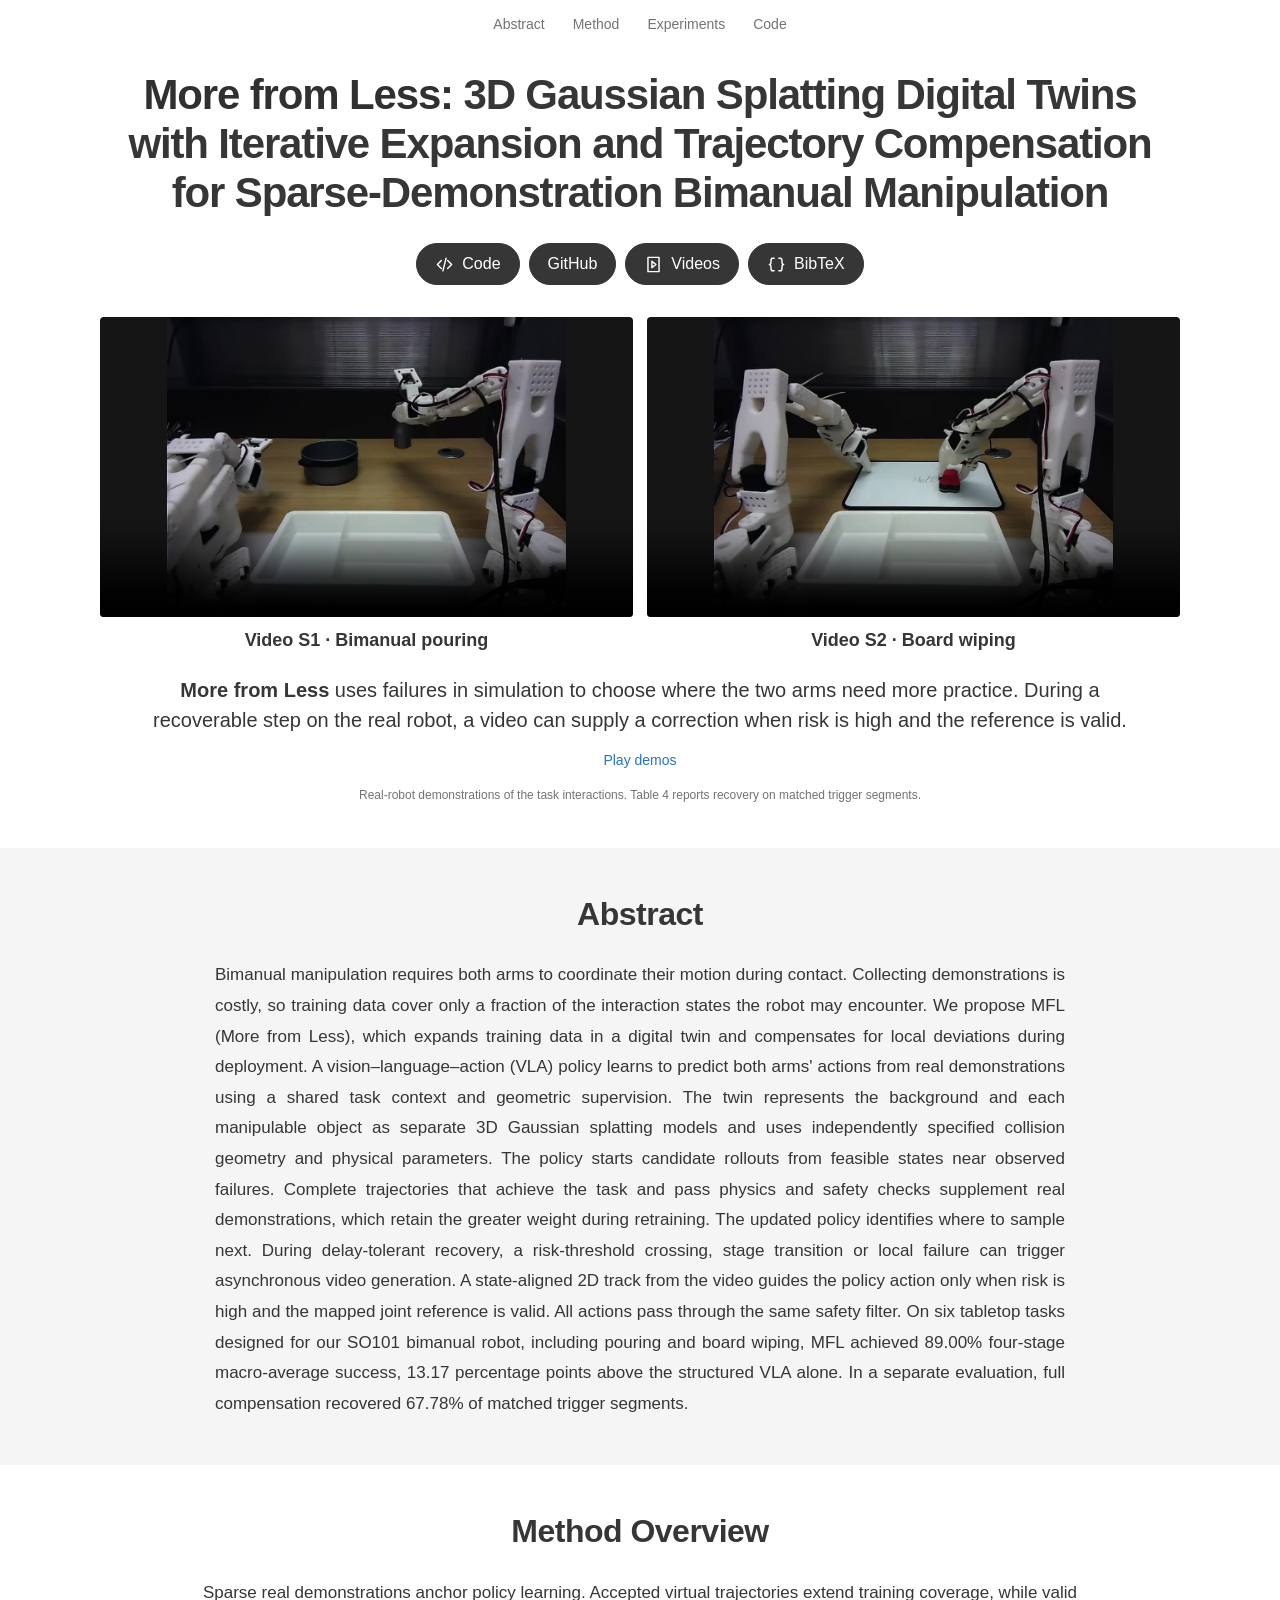
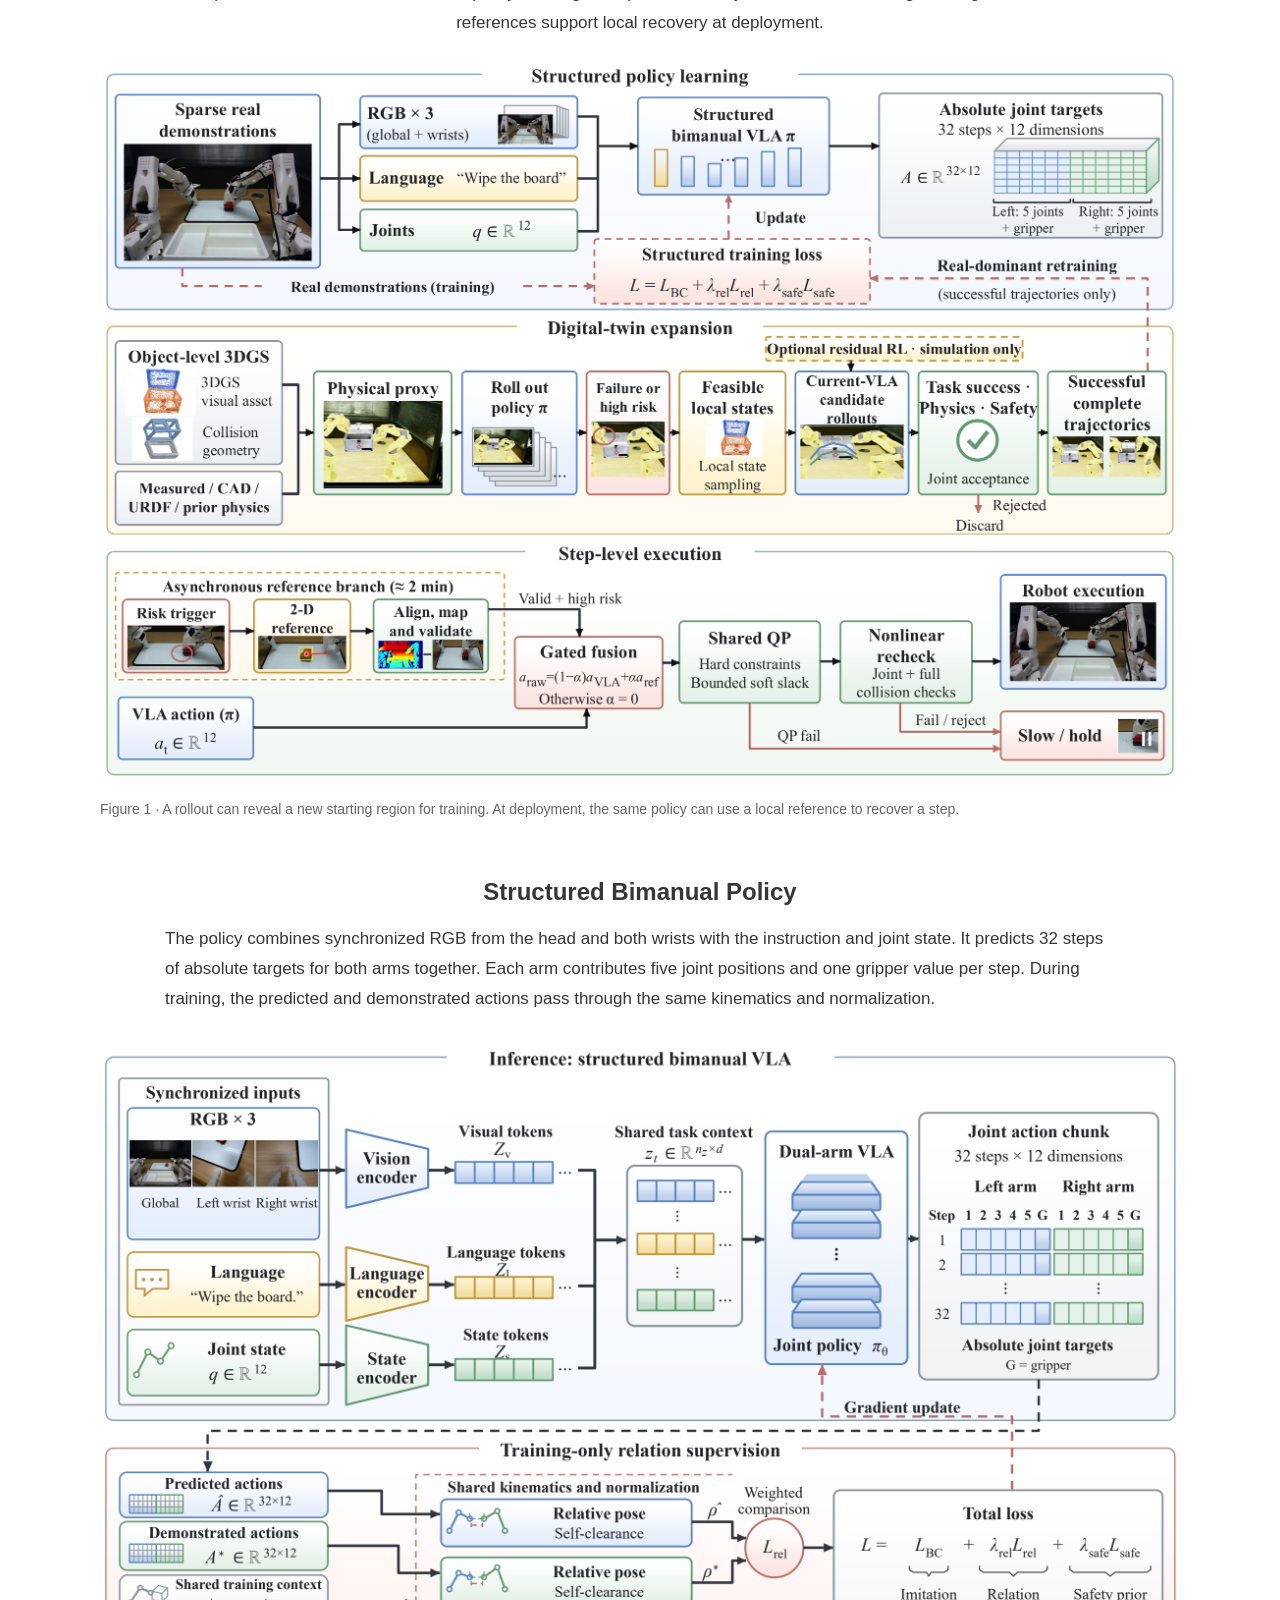
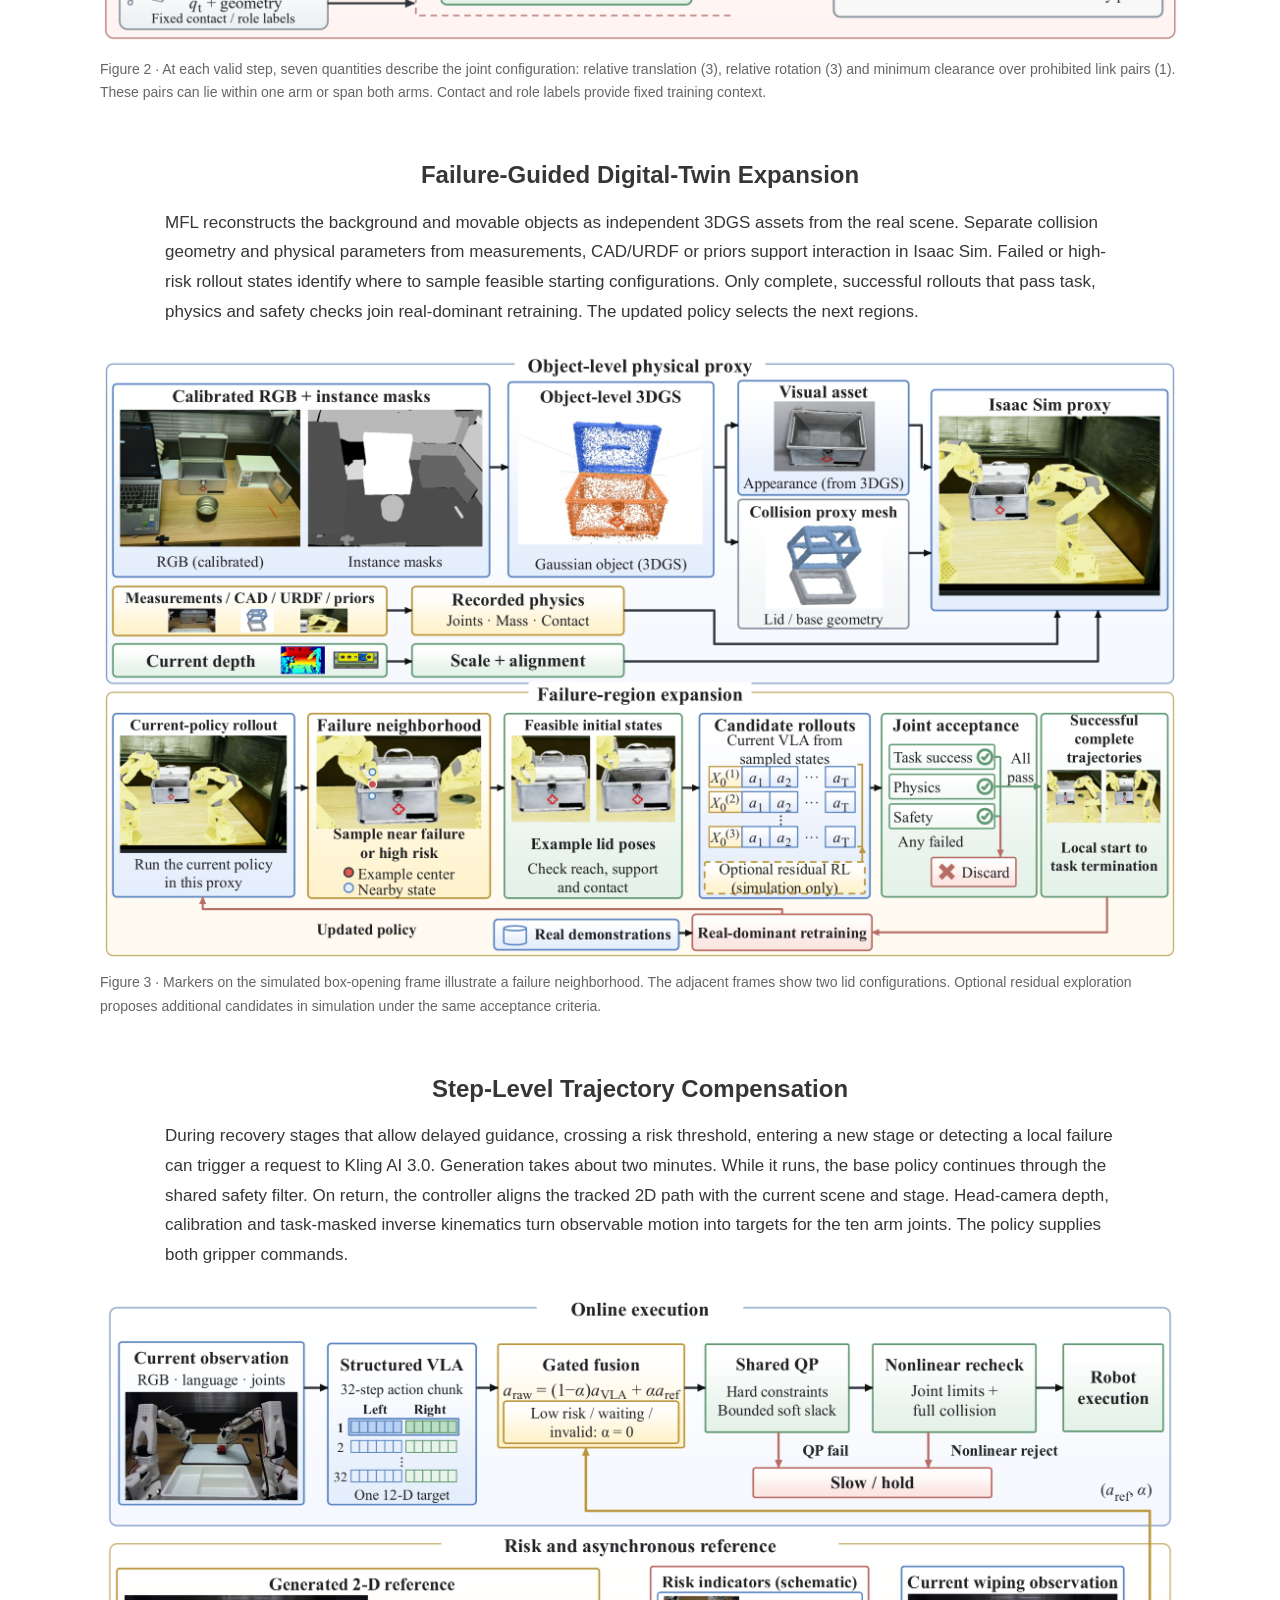
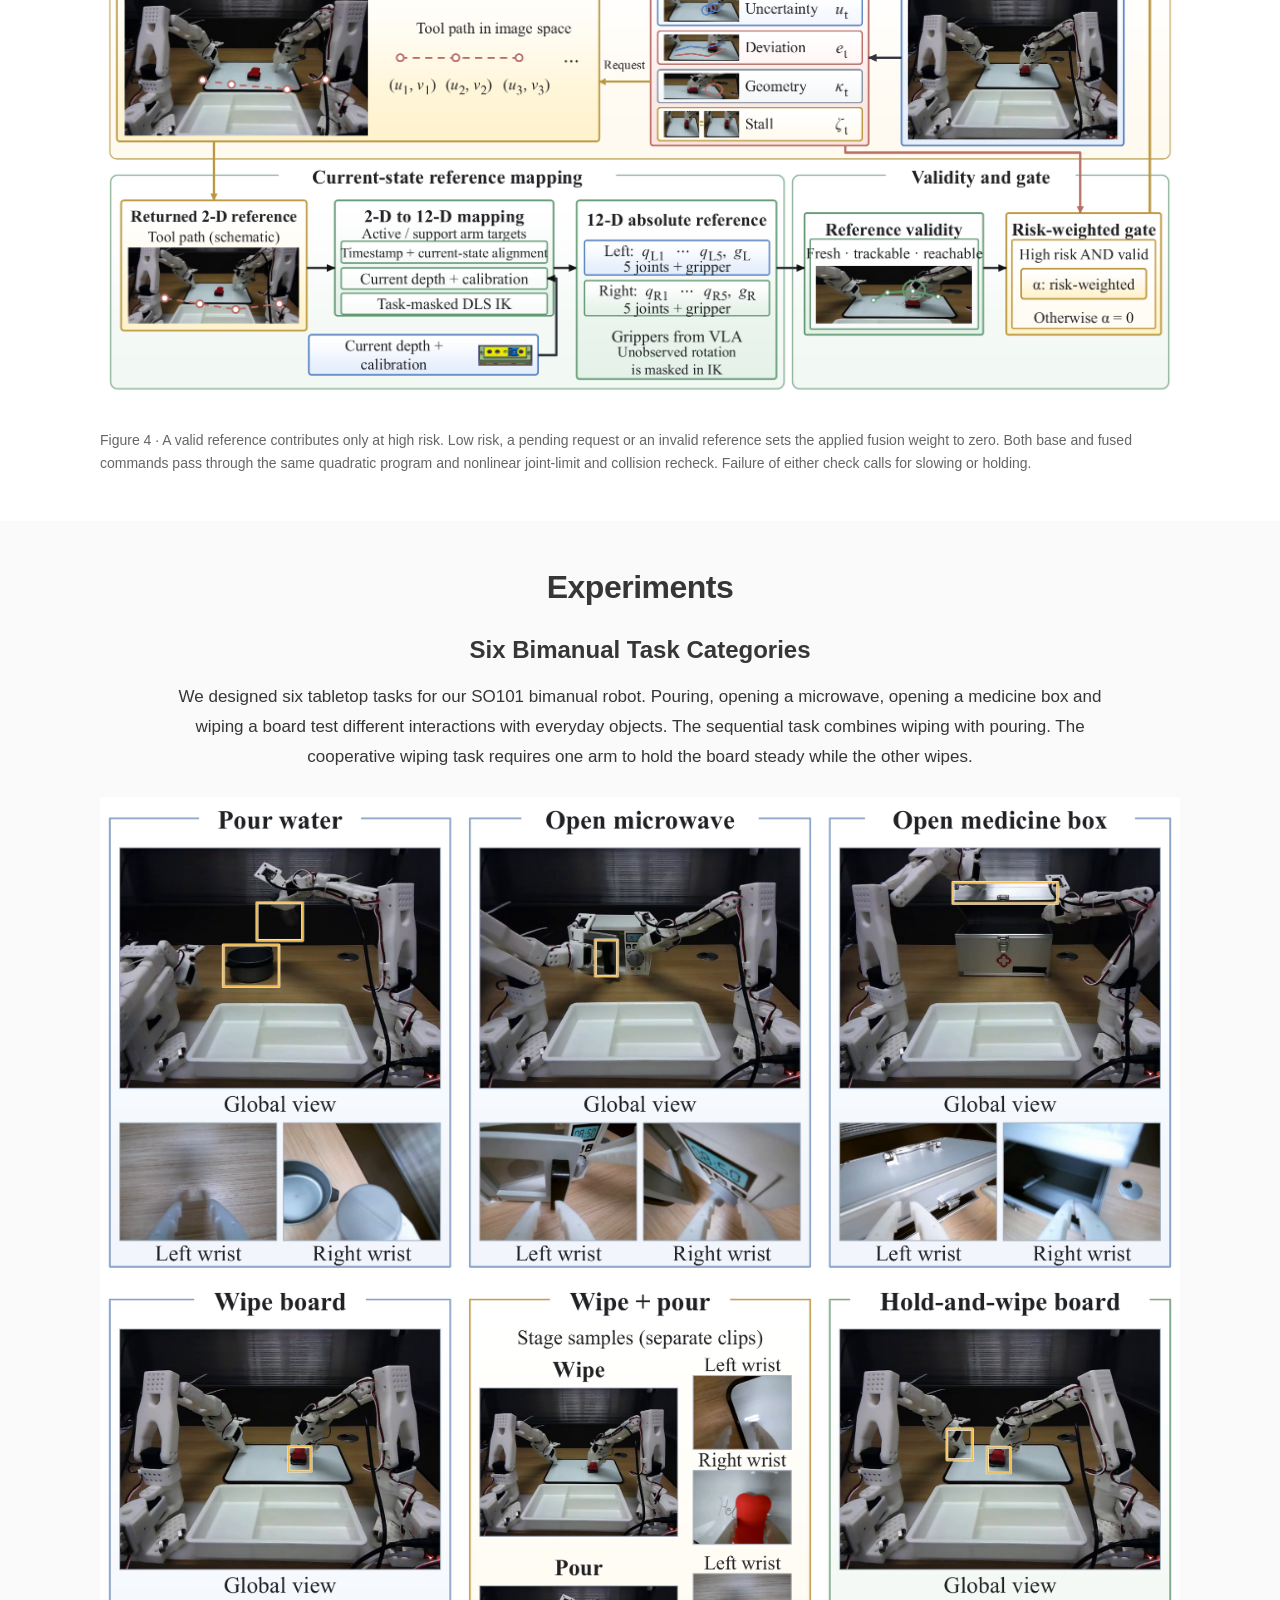
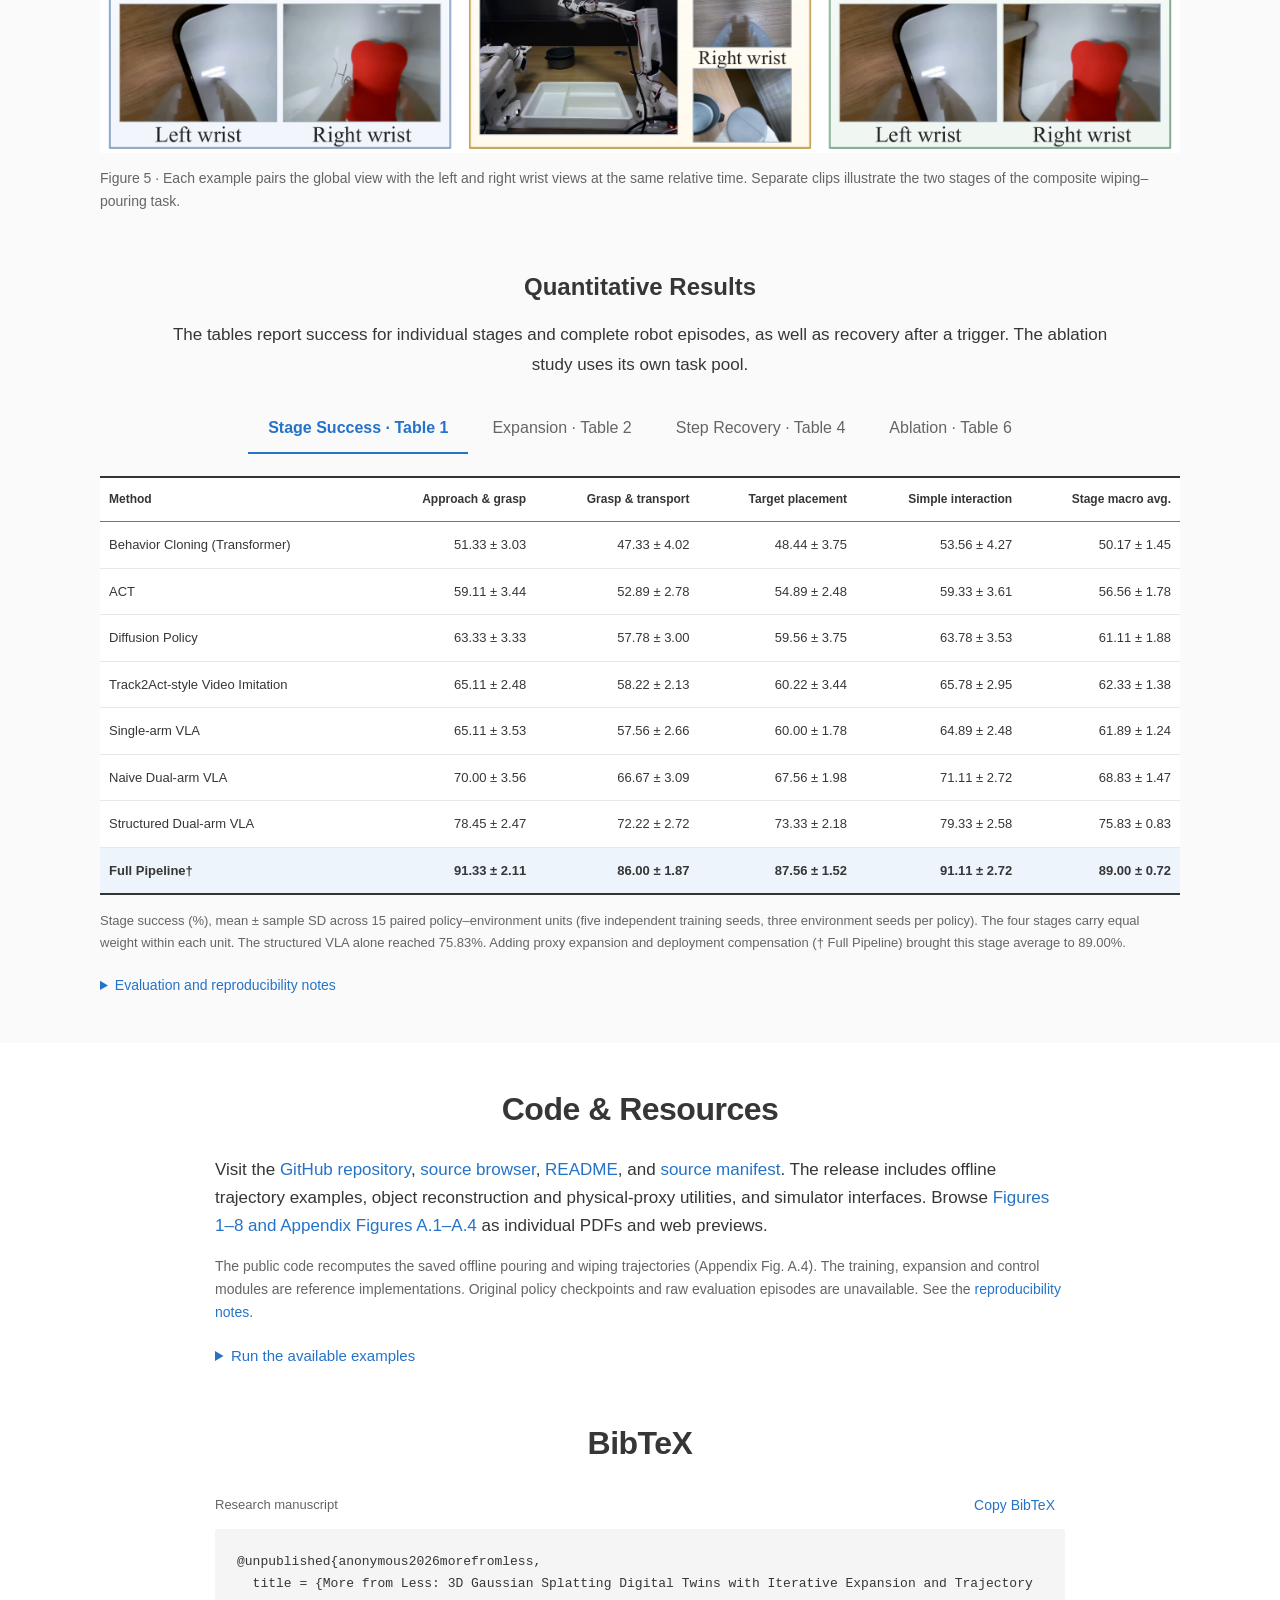
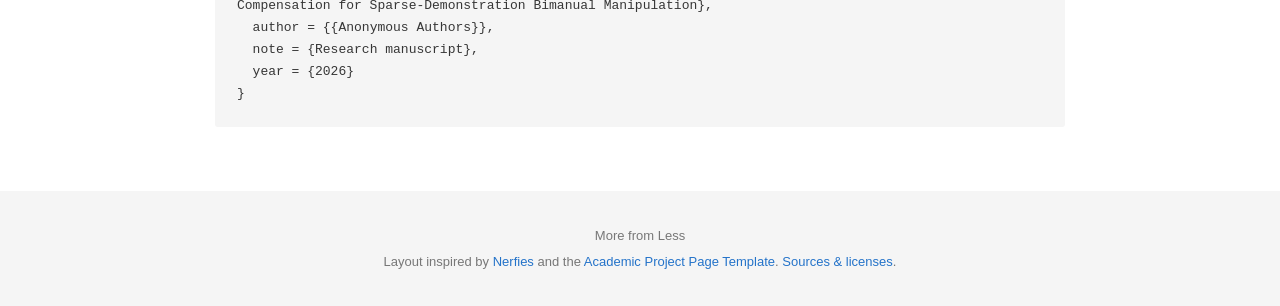
<file: index.html>
<!doctype html>
<html lang="en">
<head>
  <meta charset="utf-8">
  <meta name="viewport" content="width=device-width, initial-scale=1">
  <title>More from Less | Bimanual Robot Learning</title>
  <meta name="description" content="MFL learns bimanual manipulation from sparse demonstrations and uses failures in a digital twin to guide training. Video references can aid high-risk recovery on the SO101 robot.">
  <meta name="citation_title" content="More from Less: 3D Gaussian Splatting Digital Twins with Iterative Expansion and Trajectory Compensation for Sparse-Demonstration Bimanual Manipulation">
  <meta property="og:title" content="More from Less: 3D Gaussian Splatting Digital Twins with Iterative Expansion and Trajectory Compensation for Sparse-Demonstration Bimanual Manipulation">
  <meta property="og:image" content="https://robovla.github.io/More-from-Less/static/media/v221/figure-1.png">
  <meta property="og:url" content="https://robovla.github.io/More-from-Less/">
  <link rel="canonical" href="https://robovla.github.io/More-from-Less/">
  <meta name="theme-color" content="#ffffff">
  <link rel="icon" href="static/favicon.svg" type="image/svg+xml">
  <link rel="stylesheet" href="static/css/project.css?v=english-20260930">
  <script defer src="static/js/project.js?v=english-20260930"></script>
</head>
<body class="paper-home">
  <a class="skip" href="#abstract">Skip to content</a>
  <nav class="paper-nav" aria-label="Page sections">
    <a href="#abstract">Abstract</a><a href="#method">Method</a><a href="#experiments">Experiments</a><a href="code.html">Code</a>
  </nav>
  <header class="publication-header wrap">
    <h1><span class="paper-name">More from Less:</span> 3D Gaussian Splatting Digital Twins with Iterative Expansion and Trajectory Compensation for Sparse-Demonstration Bimanual Manipulation</h1>
    <div class="resources" aria-label="Research resources">
        <a class="button resource-button" href="code.html"><svg class="icon" viewBox="0 0 24 24" aria-hidden="true" fill="none" stroke="currentColor" stroke-width="1.8" stroke-linecap="round" stroke-linejoin="round"><path d="m8 7-5 5 5 5M16 7l5 5-5 5M14 4l-4 16"/></svg><span>Code</span></a>
        <a class="button resource-button" href="https://github.com/RoboVLA/More-from-Less"><span>GitHub</span></a>
        <a class="button resource-button" href="#demos"><svg class="icon" viewBox="0 0 24 24" aria-hidden="true" fill="none" stroke="currentColor" stroke-width="1.8" stroke-linecap="round" stroke-linejoin="round"><path d="M5 3h14v18H5z"/><path d="m10 8 5 4-5 4z"/></svg><span>Videos</span></a>
        <a class="button resource-button" href="#citation"><svg class="icon" viewBox="0 0 24 24" aria-hidden="true" fill="none" stroke="currentColor" stroke-width="1.8" stroke-linecap="round" stroke-linejoin="round"><path d="M9 4H7c-2 0-2 2-2 4v1c0 2-1 3-2 3 1 0 2 1 2 3v1c0 2 0 4 2 4h2M15 4h2c2 0 2 2 2 4v1c0 2 1 3 2 3-1 0-2 1-2 3v1c0 2 0 4-2 4h-2"/></svg><span>BibTeX</span></a>
    </div>
  </header>
  <main>
    <section id="demos" class="teaser wrap" aria-label="Real robot demonstrations">
      <div class="teaser-videos">
        <figure>
          <video controls muted loop playsinline preload="metadata" poster="static/media/experiments/real_pour_global_poster.jpg" aria-label="Real robot bimanual pouring demonstration">
            <source src="static/media/experiments/real_pour_global.mp4" type="video/mp4">
          </video>
          <figcaption>Video S1 · Bimanual pouring</figcaption>
        </figure>
        <figure>
          <video controls muted loop playsinline preload="metadata" poster="static/media/experiments/real_wipe_global_poster.jpg" aria-label="Real robot board wiping demonstration">
            <source src="static/media/experiments/real_wipe_global.mp4" type="video/mp4">
          </video>
          <figcaption>Video S2 · Board wiping</figcaption>
        </figure>
      </div>
      <p class="teaser-caption"><strong>More from Less</strong> uses failures in simulation to choose where the two arms need more practice. During a recoverable step on the real robot, a video can supply a correction when risk is high and the reference is valid.</p>
      <div class="demo-control"><button id="toggle-demos" class="text-button" type="button">Play demos</button></div>
      <p class="media-note">Real-robot demonstrations of the task interactions. Table 4 reports recovery on matched trigger segments.</p>
    </section>

    <section id="abstract" class="section abstract-section">
      <div class="narrow">
        <h2>Abstract</h2>
        <p class="abstract">Bimanual manipulation requires both arms to coordinate their motion during contact. Collecting demonstrations is costly, so training data cover only a fraction of the interaction states the robot may encounter. We propose MFL (More from Less), which expands training data in a digital twin and compensates for local deviations during deployment. A vision–language–action (VLA) policy learns to predict both arms' actions from real demonstrations using a shared task context and geometric supervision. The twin represents the background and each manipulable object as separate 3D Gaussian splatting models and uses independently specified collision geometry and physical parameters. The policy starts candidate rollouts from feasible states near observed failures. Complete trajectories that achieve the task and pass physics and safety checks supplement real demonstrations, which retain the greater weight during retraining. The updated policy identifies where to sample next. During delay-tolerant recovery, a risk-threshold crossing, stage transition or local failure can trigger asynchronous video generation. A state-aligned 2D track from the video guides the policy action only when risk is high and the mapped joint reference is valid. All actions pass through the same safety filter. On six tabletop tasks designed for our SO101 bimanual robot, including pouring and board wiping, MFL achieved 89.00% four-stage macro-average success, 13.17 percentage points above the structured VLA alone. In a separate evaluation, full compensation recovered 67.78% of matched trigger segments.</p>

      </div>
    </section>

    <section id="method" class="section wrap">
      <h2>Method Overview</h2>
      <p class="section-intro">Sparse real demonstrations anchor policy learning. Accepted virtual trajectories extend training coverage, while valid references support local recovery at deployment.</p>
      <figure class="paper-figure overview"><a href="static/media/v221/figure-1.pdf" target="_blank" rel="noopener"><img src="static/media/v221/figure-1.png" alt="Figure 1: structured policy learning, digital-twin expansion and step-level execution" width="2200" height="1467" loading="lazy"></a><figcaption>Figure 1 · A rollout can reveal a new starting region for training. At deployment, the same policy can use a local reference to recover a step.</figcaption></figure>


      <section class="method-detail" id="policy"><h3>Structured Bimanual Policy</h3>
<p>The policy combines synchronized RGB from the head and both wrists with the instruction and joint state. It predicts 32 steps of absolute targets for both arms together. Each arm contributes five joint positions and one gripper value per step. During training, the predicted and demonstrated actions pass through the same kinematics and normalization.</p>
<figure class="paper-figure"><a href="static/media/v221/figure-2.pdf" target="_blank" rel="noopener"><img src="static/media/v221/figure-2.webp" alt="Structured bimanual VLA inference and training-only relation supervision" width="2200" height="1234" loading="lazy"></a><figcaption>Figure 2 · At each valid step, seven quantities describe the joint configuration: relative translation (3), relative rotation (3) and minimum clearance over prohibited link pairs (1). These pairs can lie within one arm or span both arms. Contact and role labels provide fixed training context.</figcaption></figure></section>

<section class="method-detail" id="proxy"><h3>Failure-Guided Digital-Twin Expansion</h3>
<p>MFL reconstructs the background and movable objects as independent 3DGS assets from the real scene. Separate collision geometry and physical parameters from measurements, CAD/URDF or priors support interaction in Isaac Sim. Failed or high-risk rollout states identify where to sample feasible starting configurations. Only complete, successful rollouts that pass task, physics and safety checks join real-dominant retraining. The updated policy selects the next regions.</p>
<figure class="paper-figure"><a href="static/media/v221/figure-3.pdf" target="_blank" rel="noopener"><img src="static/media/v221/figure-3.webp" alt="Object-level physical proxy and failure-region expansion pipeline" width="2200" height="1234" loading="lazy"></a><figcaption>Figure 3 · Markers on the simulated box-opening frame illustrate a failure neighborhood. The adjacent frames show two lid configurations. Optional residual exploration proposes additional candidates in simulation under the same acceptance criteria.</figcaption></figure></section>

<section class="method-detail" id="recovery"><h3>Step-Level Trajectory Compensation</h3>
<p>During recovery stages that allow delayed guidance, crossing a risk threshold, entering a new stage or detecting a local failure can trigger a request to Kling AI 3.0. Generation takes about two minutes. While it runs, the base policy continues through the shared safety filter. On return, the controller aligns the tracked 2D path with the current scene and stage. Head-camera depth, calibration and task-masked inverse kinematics turn observable motion into targets for the ten arm joints. The policy supplies both gripper commands.</p>
<figure class="paper-figure"><a href="static/media/v221/figure-4.pdf" target="_blank" rel="noopener"><img src="static/media/v221/figure-4.webp" alt="Single online execution chain with asynchronous reference generation and shared safety filtering" width="2200" height="1467" loading="lazy"></a><figcaption>Figure 4 · A valid reference contributes only at high risk. Low risk, a pending request or an invalid reference sets the applied fusion weight to zero. Both base and fused commands pass through the same quadratic program and nonlinear joint-limit and collision recheck. Failure of either check calls for slowing or holding.</figcaption></figure></section>

    </section>

    <section id="experiments" class="section experiments-section">
      <div class="wrap">
        <h2>Experiments</h2>
        <h3 class="centered">Six Bimanual Task Categories</h3>
        <p class="section-intro">We designed six tabletop tasks for our SO101 bimanual robot. Pouring, opening a microwave, opening a medicine box and wiping a board test different interactions with everyday objects. The sequential task combines wiping with pouring. The cooperative wiping task requires one arm to hold the board steady while the other wipes.</p>
        <figure class="paper-figure"><a href="static/media/v221/figure-5.pdf" target="_blank" rel="noopener"><img src="static/media/v221/figure-5.webp" alt="Global and wrist-camera examples from the six tabletop tasks designed for the SO101 robot" width="2600" height="2301" loading="lazy"></a><figcaption>Figure 5 · Each example pairs the global view with the left and right wrist views at the same relative time. Separate clips illustrate the two stages of the composite wiping–pouring task.</figcaption></figure>

        <div id="results" class="results-block">
          <h3 class="centered">Quantitative Results</h3>
          <p class="section-intro">The tables report success for individual stages and complete robot episodes, as well as recovery after a trigger. The ablation study uses its own task pool.</p>
          <div class="tabs result-tabs" role="tablist" aria-label="Evaluation tables">
            <button id="tab-stages" role="tab" aria-selected="true" aria-controls="panel-stages" data-group="results" data-panel="panel-stages">Stage Success · Table 1</button>
            <button id="tab-expansion" role="tab" tabindex="-1" aria-selected="false" aria-controls="panel-expansion" data-group="results" data-panel="panel-expansion">Expansion · Table 2</button>
            <button id="tab-steps" role="tab" tabindex="-1" aria-selected="false" aria-controls="panel-steps" data-group="results" data-panel="panel-steps">Step Recovery · Table 4</button>
            <button id="tab-ablation" role="tab" tabindex="-1" aria-selected="false" aria-controls="panel-ablation" data-group="results" data-panel="panel-ablation">Ablation · Table 6</button>
          </div>
          <div role="tabpanel" id="panel-stages" aria-labelledby="tab-stages" data-group="results">
<div class="table-scroll"><table>
<thead><tr>
<th scope="col">Method</th>
<th scope="col">Approach &amp; grasp</th>
<th scope="col">Grasp &amp; transport</th>
<th scope="col">Target placement</th>
<th scope="col">Simple interaction</th>
<th scope="col">Stage macro avg.</th>
</tr></thead>
<tbody>
<tr>
<th scope="row">Behavior Cloning (Transformer)</th>
<td>51.33 ± 3.03</td>
<td>47.33 ± 4.02</td>
<td>48.44 ± 3.75</td>
<td>53.56 ± 4.27</td>
<td>50.17 ± 1.45</td>
</tr>
<tr>
<th scope="row">ACT</th>
<td>59.11 ± 3.44</td>
<td>52.89 ± 2.78</td>
<td>54.89 ± 2.48</td>
<td>59.33 ± 3.61</td>
<td>56.56 ± 1.78</td>
</tr>
<tr>
<th scope="row">Diffusion Policy</th>
<td>63.33 ± 3.33</td>
<td>57.78 ± 3.00</td>
<td>59.56 ± 3.75</td>
<td>63.78 ± 3.53</td>
<td>61.11 ± 1.88</td>
</tr>
<tr>
<th scope="row">Track2Act-style Video Imitation</th>
<td>65.11 ± 2.48</td>
<td>58.22 ± 2.13</td>
<td>60.22 ± 3.44</td>
<td>65.78 ± 2.95</td>
<td>62.33 ± 1.38</td>
</tr>
<tr>
<th scope="row">Single-arm VLA</th>
<td>65.11 ± 3.53</td>
<td>57.56 ± 2.66</td>
<td>60.00 ± 1.78</td>
<td>64.89 ± 2.48</td>
<td>61.89 ± 1.24</td>
</tr>
<tr>
<th scope="row">Naive Dual-arm VLA</th>
<td>70.00 ± 3.56</td>
<td>66.67 ± 3.09</td>
<td>67.56 ± 1.98</td>
<td>71.11 ± 2.72</td>
<td>68.83 ± 1.47</td>
</tr>
<tr>
<th scope="row">Structured Dual-arm VLA</th>
<td>78.45 ± 2.47</td>
<td>72.22 ± 2.72</td>
<td>73.33 ± 2.18</td>
<td>79.33 ± 2.58</td>
<td>75.83 ± 0.83</td>
</tr>
<tr class="ours">
<th scope="row">Full Pipeline†</th>
<td>91.33 ± 2.11</td>
<td>86.00 ± 1.87</td>
<td>87.56 ± 1.52</td>
<td>91.11 ± 2.72</td>
<td>89.00 ± 0.72</td>
</tr>
</tbody>
</table></div>
<p class="table-note">Stage success (%), mean ± sample SD across 15 paired policy–environment units (five independent training seeds, three environment seeds per policy). The four stages carry equal weight within each unit. The structured VLA alone reached 75.83%. Adding proxy expansion and deployment compensation († Full Pipeline) brought this stage average to 89.00%.</p>
</div>


          <div role="tabpanel" id="panel-steps" aria-labelledby="tab-steps" data-group="results" hidden>
<div class="table-scroll"><table>
<thead><tr>
<th scope="col">Method</th>
<th scope="col">Compensation</th>
<th scope="col">Step recovery</th>
<th scope="col">Task success</th>
<th scope="col">Collision</th>
<th scope="col">Compensation success</th>
</tr></thead>
<tbody>
<tr>
<th scope="row">Base Policy</th>
<td>×</td>
<td>1.33 ± 2.11</td>
<td>72.17 ± 2.65</td>
<td>8.50 ± 1.27</td>
<td>N/A</td>
</tr>
<tr>
<th scope="row">Policy Retry</th>
<td>Repeat base policy</td>
<td>30.00 ± 3.56</td>
<td>75.17 ± 2.40</td>
<td>9.83 ± 1.14</td>
<td>22.00 ± 3.52</td>
</tr>
<tr>
<th scope="row">Hand-crafted Waypoint</th>
<td>Manual local waypoints</td>
<td>42.44 ± 2.95</td>
<td>78.50 ± 2.80</td>
<td>7.50 ± 1.34</td>
<td>36.45 ± 3.21</td>
</tr>
<tr>
<th scope="row">Diffusion/Video Trajectory Baseline</th>
<td>Generated-video reference</td>
<td>53.33 ± 2.18</td>
<td>80.50 ± 2.15</td>
<td>8.67 ± 1.29</td>
<td>45.78 ± 3.88</td>
</tr>
<tr class="ours">
<th scope="row">Our Trajectory Compensation</th>
<td>Mapping, fusion, QP, and recheck</td>
<td>67.78 ± 3.00</td>
<td>85.33 ± 2.29</td>
<td>5.50 ± 1.04</td>
<td>64.22 ± 3.20</td>
</tr>
</tbody>
</table></div>
<p class="table-note">Full compensation recovered 67.78% of matched trigger segments, compared with 53.33% for the video-reference baseline. Over complete episodes, task success rose from 80.50% to 85.33% and collision rate fell from 8.67% to 5.50%. Values are percentages (mean ± sample SD). Recovery and compensation use matched segments. N/A marks the base policy, which has no compensation step.</p>
</div>


<div role="tabpanel" id="panel-expansion" aria-labelledby="tab-expansion" data-group="results" hidden>
<div class="table-scroll"><table><thead><tr><th scope="col">Training setting</th><th scope="col">Expansion strategy</th><th scope="col">Failure guidance</th><th scope="col">Success filtering</th><th scope="col">Simulation success</th><th scope="col">Real-robot success</th></tr></thead><tbody>
<tr><th scope="row">Sparse Demo</th><td>None</td><td>×</td><td>×</td><td>75.47 ± 2.20</td><td>73.00 ± 3.16</td></tr>
<tr><th scope="row">No virtual-twin path</th><td>Real-trajectory replay only</td><td>×</td><td>✓</td><td>77.60 ± 2.41</td><td>74.17 ± 3.49</td></tr>
<tr><th scope="row">Isaac Sim Random Aug.</th><td>Uniform randomization</td><td>×</td><td>✓</td><td>80.67 ± 2.79</td><td>75.67 ± 3.47</td></tr>
<tr><th scope="row">Uniform Virtual Rollout</th><td>Uniform state sampling</td><td>×</td><td>✓</td><td>84.00 ± 2.62</td><td>78.83 ± 2.81</td></tr>
<tr><th scope="row">Video Trajectory Aug.</th><td>Generated-reference replay</td><td>×</td><td>✓</td><td>81.73 ± 2.12</td><td>78.67 ± 1.86</td></tr>
<tr class="ours"><th scope="row">Failure-region Expansion</th><td>Failure-region sampling</td><td>✓</td><td>✓</td><td>89.20 ± 1.97</td><td>84.33 ± 2.58</td></tr>
<tr><th scope="row">Failure-region + Residual RL</th><td>Failure-region sampling and residual exploration</td><td>✓</td><td>✓</td><td>90.27 ± 2.37</td><td>86.00 ± 2.80</td></tr></tbody></table></div>
<p class="table-note">Complete-task success (%), mean ± sample SD. Both uniform and failure-region rollouts filter for success. Sampling near policy failures yielded 84.33% real-robot success versus 78.83% with uniform sampling. Adding simulation-only residual proposals yielded 86.00%.</p></div>
<div role="tabpanel" id="panel-ablation" aria-labelledby="tab-ablation" data-group="results" hidden>
<div class="table-scroll"><table><thead><tr><th scope="col">Variant</th><th scope="col">SV</th><th scope="col">PP</th><th scope="col">FE</th><th scope="col">SF</th><th scope="col">SC</th><th scope="col">Simulation success</th><th scope="col">Real-robot success</th><th scope="col">Step recovery</th><th scope="col">Collision</th></tr></thead><tbody>
<tr><th scope="row">w/o Structured Dual-arm</th><td>×</td><td>✓</td><td>✓</td><td>✓</td><td>✓</td><td>81.47 ± 2.07</td><td>74.00 ± 3.11</td><td>56.44 ± 3.44</td><td>8.17 ± 1.14</td></tr>
<tr><th scope="row">w/o Object-level Proxy</th><td>✓</td><td>×</td><td>✓</td><td>✓</td><td>✓</td><td>81.87 ± 1.41</td><td>74.00 ± 2.46</td><td>57.56 ± 4.27</td><td>7.17 ± 1.29</td></tr>
<tr><th scope="row">w/o Failure-region Expansion</th><td>✓</td><td>✓</td><td>×</td><td>✓</td><td>✓</td><td>83.73 ± 2.37</td><td>77.50 ± 1.64</td><td>58.89 ± 3.92</td><td>7.33 ± 1.76</td></tr>
<tr><th scope="row">w/o Success Filtering</th><td>✓</td><td>✓</td><td>✓</td><td>×</td><td>✓</td><td>84.80 ± 1.47</td><td>77.83 ± 2.29</td><td>59.55 ± 4.69</td><td>9.17 ± 1.22</td></tr>
<tr><th scope="row">w/o Trajectory Compensation</th><td>✓</td><td>✓</td><td>✓</td><td>✓</td><td>×</td><td>88.80 ± 2.11</td><td>78.50 ± 2.07</td><td>31.78 ± 3.96</td><td>5.67 ± 1.14</td></tr>
<tr class="ours"><th scope="row">Full Pipeline</th><td>✓</td><td>✓</td><td>✓</td><td>✓</td><td>✓</td><td>90.67 ± 1.95</td><td>86.17 ± 2.29</td><td>69.56 ± 4.86</td><td>5.17 ± 1.48</td></tr></tbody></table></div>
<p class="table-note">Ablation task pool, mean ± sample SD (%). Turning off step compensation lowered step recovery from 69.56% to 31.78%. SV = structured bimanual VLA, PP = object-level physical proxy, FE = failure-region expansion, SF = successful-trajectory filtering, SC = step compensation. ✓ enabled, × removed or replaced.</p></div>

          <details class="evaluation-notes"><summary>Evaluation and reproducibility notes</summary><p>The ablation pool is evaluated separately from the stage and recovery comparisons. The repository provides the saved trajectory examples and documents the available records in the <a href="https://github.com/RoboVLA/More-from-Less/blob/main/docs/REPRODUCIBILITY.md">reproducibility notes</a>.</p></details>
        </div>
      </div>
    </section>

    <section id="release" class="section narrow code-resources">
      <h2>Code &amp; Resources</h2>
      <p>Visit the <a href="https://github.com/RoboVLA/More-from-Less">GitHub repository</a>, <a href="code.html">source browser</a>, <a href="https://github.com/RoboVLA/More-from-Less/blob/main/README.md">README</a>, and <a href="docs/source_manifest.json">source manifest</a>. The release includes offline trajectory examples, object reconstruction and physical-proxy utilities, and simulator interfaces. Browse <a href="https://github.com/RoboVLA/More-from-Less/tree/main/static/media/v221">Figures 1–8 and Appendix Figures A.1–A.4</a> as individual PDFs and web previews.</p>
      <p class="availability-note">The public code recomputes the saved offline pouring and wiping trajectories (Appendix Fig. A.4). The training, expansion and control modules are reference implementations. Original policy checkpoints and raw evaluation episodes are unavailable. See the <a href="https://github.com/RoboVLA/More-from-Less/blob/main/docs/REPRODUCIBILITY.md">reproducibility notes</a>.</p>
      <details class="quickstart"><summary>Run the available examples</summary><pre><code>git clone https://github.com/RoboVLA/More-from-Less.git
cd More-from-Less
python -m pip install -r requirements.txt
python -m unittest discover -s tests -v
python -m morefromless.trajectory.reproduce_appendix
python paper_pipeline/run_morefromless_pipeline.py --dry-run --include-disabled
python scripts/serve.py</code></pre></details>
    </section>

    <section id="citation" class="section narrow citation-section">
      <h2>BibTeX</h2>
      <div class="citation-toolbar"><span>Research manuscript</span><button class="text-button" id="copy-citation" type="button">Copy BibTeX</button></div>
      <pre id="bibtex" class="bibtex">@unpublished{anonymous2026morefromless,
  title = {More from Less: 3D Gaussian Splatting Digital Twins with Iterative Expansion and Trajectory Compensation for Sparse-Demonstration Bimanual Manipulation},
  author = {{Anonymous Authors}},
  note = {Research manuscript},
  year = {2026}
}</pre>
      <p id="copy-status" role="status" aria-live="polite"></p>
    </section>
  </main>
  <footer>
    <div class="narrow">
      <p>More from Less</p>
      <p>Layout inspired by <a href="https://nerfies.github.io/">Nerfies</a> and the <a href="https://github.com/eliahuhorwitz/Academic-project-page-template">Academic Project Page Template</a>. <a href="https://github.com/RoboVLA/More-from-Less/blob/main/THIRD_PARTY_NOTICES.md">Sources &amp; licenses</a>.</p>
    </div>
  </footer>
</body>
</html>
</file>
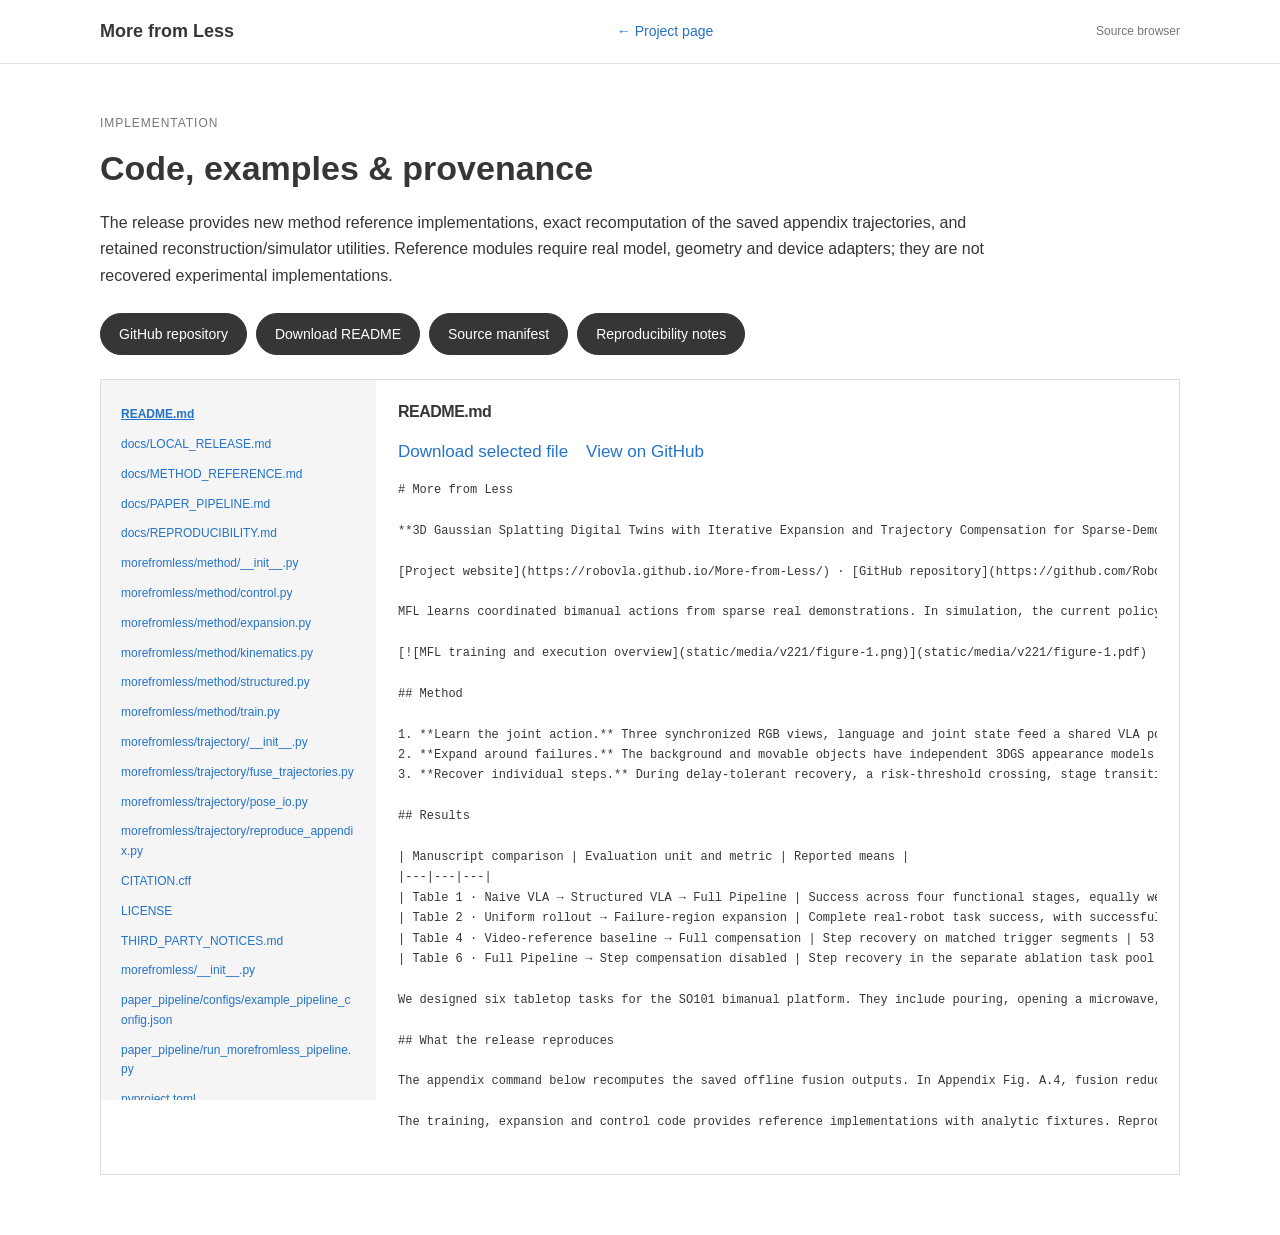
<file: code.html>
<!doctype html><html lang="en"><head><meta charset="utf-8"><meta name="viewport" content="width=device-width, initial-scale=1"><title>Code &amp; examples | More from Less</title><link rel="icon" href="static/favicon.svg" type="image/svg+xml"><link rel="stylesheet" href="static/css/project.css?v=english-20260930"><script defer src="static/js/project.js?v=english-20260930"></script></head><body><nav class="nav"><a class="brand" href="index.html">More from Less</a><a href="index.html">← Project page</a><span class="local-label">Source browser</span></nav><main class="wrap code-page"><p class="eyebrow">Implementation</p><h1>Code, examples &amp; provenance</h1><p class="lead">The release provides new method reference implementations, exact recomputation of the saved appendix trajectories, and retained reconstruction/simulator utilities. Reference modules require real model, geometry and device adapters; they are not recovered experimental implementations.</p><div class="resources"><a class="button" href="https://github.com/RoboVLA/More-from-Less">GitHub repository</a><a class="button" href="README.md" download>Download README</a><a class="button" href="docs/source_manifest.json">Source manifest</a><a class="button" href="https://github.com/RoboVLA/More-from-Less/blob/main/docs/REPRODUCIBILITY.md">Reproducibility notes</a></div><noscript><p class="nojs">Enable JavaScript to preview code inline, or open the source links directly.</p></noscript><div class="code-browser"><aside class="file-list" aria-label="Source files"><a href="README.md" data-source="README.md">README.md</a>
<a href="docs/LOCAL_RELEASE.md" data-source="docs/LOCAL_RELEASE.md">docs/LOCAL_RELEASE.md</a>
<a href="docs/METHOD_REFERENCE.md" data-source="docs/METHOD_REFERENCE.md">docs/METHOD_REFERENCE.md</a>
<a href="docs/PAPER_PIPELINE.md" data-source="docs/PAPER_PIPELINE.md">docs/PAPER_PIPELINE.md</a>
<a href="docs/REPRODUCIBILITY.md" data-source="docs/REPRODUCIBILITY.md">docs/REPRODUCIBILITY.md</a>
<a href="morefromless/method/__init__.py" data-source="morefromless/method/__init__.py">morefromless/method/__init__.py</a>
<a href="morefromless/method/control.py" data-source="morefromless/method/control.py">morefromless/method/control.py</a>
<a href="morefromless/method/expansion.py" data-source="morefromless/method/expansion.py">morefromless/method/expansion.py</a>
<a href="morefromless/method/kinematics.py" data-source="morefromless/method/kinematics.py">morefromless/method/kinematics.py</a>
<a href="morefromless/method/structured.py" data-source="morefromless/method/structured.py">morefromless/method/structured.py</a>
<a href="morefromless/method/train.py" data-source="morefromless/method/train.py">morefromless/method/train.py</a>
<a href="morefromless/trajectory/__init__.py" data-source="morefromless/trajectory/__init__.py">morefromless/trajectory/__init__.py</a>
<a href="morefromless/trajectory/fuse_trajectories.py" data-source="morefromless/trajectory/fuse_trajectories.py">morefromless/trajectory/fuse_trajectories.py</a>
<a href="morefromless/trajectory/pose_io.py" data-source="morefromless/trajectory/pose_io.py">morefromless/trajectory/pose_io.py</a>
<a href="morefromless/trajectory/reproduce_appendix.py" data-source="morefromless/trajectory/reproduce_appendix.py">morefromless/trajectory/reproduce_appendix.py</a>
<a href="CITATION.cff" data-source="CITATION.cff">CITATION.cff</a>
<a href="LICENSE" data-source="LICENSE">LICENSE</a>
<a href="THIRD_PARTY_NOTICES.md" data-source="THIRD_PARTY_NOTICES.md">THIRD_PARTY_NOTICES.md</a>
<a href="morefromless/__init__.py" data-source="morefromless/__init__.py">morefromless/__init__.py</a>
<a href="paper_pipeline/configs/example_pipeline_config.json" data-source="paper_pipeline/configs/example_pipeline_config.json">paper_pipeline/configs/example_pipeline_config.json</a>
<a href="paper_pipeline/run_morefromless_pipeline.py" data-source="paper_pipeline/run_morefromless_pipeline.py">paper_pipeline/run_morefromless_pipeline.py</a>
<a href="pyproject.toml" data-source="pyproject.toml">pyproject.toml</a>
<a href="reference_code/3dgs_proxy/01_pick_hinge_split_open3d.py" data-source="reference_code/3dgs_proxy/01_pick_hinge_split_open3d.py">reference_code/3dgs_proxy/01_pick_hinge_split_open3d.py</a>
<a href="reference_code/3dgs_proxy/02_run_3dgrut_usdz_collision_pipeline.py" data-source="reference_code/3dgs_proxy/02_run_3dgrut_usdz_collision_pipeline.py">reference_code/3dgs_proxy/02_run_3dgrut_usdz_collision_pipeline.py</a>
<a href="reference_code/3dgs_proxy/create_hinged_usd_assembly.py" data-source="reference_code/3dgs_proxy/create_hinged_usd_assembly.py">reference_code/3dgs_proxy/create_hinged_usd_assembly.py</a>
<a href="reference_code/3dgs_proxy/crop_gaussian_ply.py" data-source="reference_code/3dgs_proxy/crop_gaussian_ply.py">reference_code/3dgs_proxy/crop_gaussian_ply.py</a>
<a href="reference_code/3dgs_proxy/gaussian_ply_to_3dgrut_mesh_ply.py" data-source="reference_code/3dgs_proxy/gaussian_ply_to_3dgrut_mesh_ply.py">reference_code/3dgs_proxy/gaussian_ply_to_3dgrut_mesh_ply.py</a>
<a href="reference_code/3dgs_proxy/gaussian_ply_to_solid_textured_mesh.py" data-source="reference_code/3dgs_proxy/gaussian_ply_to_solid_textured_mesh.py">reference_code/3dgs_proxy/gaussian_ply_to_solid_textured_mesh.py</a>
<a href="reference_code/3dgs_proxy/gaussian_ply_to_splat_mesh.py" data-source="reference_code/3dgs_proxy/gaussian_ply_to_splat_mesh.py">reference_code/3dgs_proxy/gaussian_ply_to_splat_mesh.py</a>
<a href="reference_code/3dgs_proxy/gaussian_ply_to_textured_mesh.py" data-source="reference_code/3dgs_proxy/gaussian_ply_to_textured_mesh.py">reference_code/3dgs_proxy/gaussian_ply_to_textured_mesh.py</a>
<a href="reference_code/3dgs_proxy/ply_to_mesh.py" data-source="reference_code/3dgs_proxy/ply_to_mesh.py">reference_code/3dgs_proxy/ply_to_mesh.py</a>
<a href="reference_code/3dgs_proxy/run_3dgrut_usdz_collision_pipeline.py" data-source="reference_code/3dgs_proxy/run_3dgrut_usdz_collision_pipeline.py">reference_code/3dgs_proxy/run_3dgrut_usdz_collision_pipeline.py</a>
<a href="reference_code/3dgs_proxy/run_split_3dgrut_hinge_pipeline.py" data-source="reference_code/3dgs_proxy/run_split_3dgrut_hinge_pipeline.py">reference_code/3dgs_proxy/run_split_3dgrut_hinge_pipeline.py</a>
<a href="reference_code/3dgs_proxy/split_gaussian_ply_by_plane.py" data-source="reference_code/3dgs_proxy/split_gaussian_ply_by_plane.py">reference_code/3dgs_proxy/split_gaussian_ply_by_plane.py</a>
<a href="reference_code/README.md" data-source="reference_code/README.md">reference_code/README.md</a>
<a href="reference_code/gaussian_grouping/arguments/__init__.py" data-source="reference_code/gaussian_grouping/arguments/__init__.py">reference_code/gaussian_grouping/arguments/__init__.py</a>
<a href="reference_code/gaussian_grouping/config/gaussian_dataset/train.json" data-source="reference_code/gaussian_grouping/config/gaussian_dataset/train.json">reference_code/gaussian_grouping/config/gaussian_dataset/train.json</a>
<a href="reference_code/gaussian_grouping/convert.py" data-source="reference_code/gaussian_grouping/convert.py">reference_code/gaussian_grouping/convert.py</a>
<a href="reference_code/gaussian_grouping/gaussian_renderer/__init__.py" data-source="reference_code/gaussian_grouping/gaussian_renderer/__init__.py">reference_code/gaussian_grouping/gaussian_renderer/__init__.py</a>
<a href="reference_code/gaussian_grouping/gaussian_renderer/network_gui.py" data-source="reference_code/gaussian_grouping/gaussian_renderer/network_gui.py">reference_code/gaussian_grouping/gaussian_renderer/network_gui.py</a>
<a href="reference_code/gaussian_grouping/render.py" data-source="reference_code/gaussian_grouping/render.py">reference_code/gaussian_grouping/render.py</a>
<a href="reference_code/gaussian_grouping/render_lerf_mask.py" data-source="reference_code/gaussian_grouping/render_lerf_mask.py">reference_code/gaussian_grouping/render_lerf_mask.py</a>
<a href="reference_code/gaussian_grouping/scene/__init__.py" data-source="reference_code/gaussian_grouping/scene/__init__.py">reference_code/gaussian_grouping/scene/__init__.py</a>
<a href="reference_code/gaussian_grouping/scene/cameras.py" data-source="reference_code/gaussian_grouping/scene/cameras.py">reference_code/gaussian_grouping/scene/cameras.py</a>
<a href="reference_code/gaussian_grouping/scene/colmap_loader.py" data-source="reference_code/gaussian_grouping/scene/colmap_loader.py">reference_code/gaussian_grouping/scene/colmap_loader.py</a>
<a href="reference_code/gaussian_grouping/scene/dataset_readers.py" data-source="reference_code/gaussian_grouping/scene/dataset_readers.py">reference_code/gaussian_grouping/scene/dataset_readers.py</a>
<a href="reference_code/gaussian_grouping/scene/gaussian_model.py" data-source="reference_code/gaussian_grouping/scene/gaussian_model.py">reference_code/gaussian_grouping/scene/gaussian_model.py</a>
<a href="reference_code/gaussian_grouping/train.py" data-source="reference_code/gaussian_grouping/train.py">reference_code/gaussian_grouping/train.py</a>
<a href="reference_code/gaussian_grouping/utils/camera_utils.py" data-source="reference_code/gaussian_grouping/utils/camera_utils.py">reference_code/gaussian_grouping/utils/camera_utils.py</a>
<a href="reference_code/gaussian_grouping/utils/general_utils.py" data-source="reference_code/gaussian_grouping/utils/general_utils.py">reference_code/gaussian_grouping/utils/general_utils.py</a>
<a href="reference_code/gaussian_grouping/utils/graphics_utils.py" data-source="reference_code/gaussian_grouping/utils/graphics_utils.py">reference_code/gaussian_grouping/utils/graphics_utils.py</a>
<a href="reference_code/gaussian_grouping/utils/image_utils.py" data-source="reference_code/gaussian_grouping/utils/image_utils.py">reference_code/gaussian_grouping/utils/image_utils.py</a>
<a href="reference_code/gaussian_grouping/utils/loss_utils.py" data-source="reference_code/gaussian_grouping/utils/loss_utils.py">reference_code/gaussian_grouping/utils/loss_utils.py</a>
<a href="reference_code/gaussian_grouping/utils/loss_utils0.1.py" data-source="reference_code/gaussian_grouping/utils/loss_utils0.1.py">reference_code/gaussian_grouping/utils/loss_utils0.1.py</a>
<a href="reference_code/gaussian_grouping/utils/loss_utils0.py" data-source="reference_code/gaussian_grouping/utils/loss_utils0.py">reference_code/gaussian_grouping/utils/loss_utils0.py</a>
<a href="reference_code/gaussian_grouping/utils/sh_utils.py" data-source="reference_code/gaussian_grouping/utils/sh_utils.py">reference_code/gaussian_grouping/utils/sh_utils.py</a>
<a href="reference_code/gaussian_grouping/utils/system_utils.py" data-source="reference_code/gaussian_grouping/utils/system_utils.py">reference_code/gaussian_grouping/utils/system_utils.py</a>
<a href="reference_code/gaussian_grouping/video_to_img.py" data-source="reference_code/gaussian_grouping/video_to_img.py">reference_code/gaussian_grouping/video_to_img.py</a>
<a href="reference_code/leisaac/scripts/convert/isaaclab2lerobot.py" data-source="reference_code/leisaac/scripts/convert/isaaclab2lerobot.py">reference_code/leisaac/scripts/convert/isaaclab2lerobot.py</a>
<a href="reference_code/leisaac/scripts/environments/teleoperation/teleop_se3_agent_hinged.py" data-source="reference_code/leisaac/scripts/environments/teleoperation/teleop_se3_agent_hinged.py">reference_code/leisaac/scripts/environments/teleoperation/teleop_se3_agent_hinged.py</a>
<a href="reference_code/leisaac/scripts/evaluation/policy_inference.py" data-source="reference_code/leisaac/scripts/evaluation/policy_inference.py">reference_code/leisaac/scripts/evaluation/policy_inference.py</a>
<a href="reference_code/leisaac/source/leisaac/leisaac/devices/action_process.py" data-source="reference_code/leisaac/source/leisaac/leisaac/devices/action_process.py">reference_code/leisaac/source/leisaac/leisaac/devices/action_process.py</a>
<a href="reference_code/leisaac/source/leisaac/leisaac/policy/base.py" data-source="reference_code/leisaac/source/leisaac/leisaac/policy/base.py">reference_code/leisaac/source/leisaac/leisaac/policy/base.py</a>
<a href="reference_code/leisaac/source/leisaac/leisaac/policy/service_policy_clients.py" data-source="reference_code/leisaac/source/leisaac/leisaac/policy/service_policy_clients.py">reference_code/leisaac/source/leisaac/leisaac/policy/service_policy_clients.py</a>
<a href="requirements-geometry.txt" data-source="requirements-geometry.txt">requirements-geometry.txt</a>
<a href="requirements-method.txt" data-source="requirements-method.txt">requirements-method.txt</a>
<a href="requirements-vision.txt" data-source="requirements-vision.txt">requirements-vision.txt</a>
<a href="requirements.txt" data-source="requirements.txt">requirements.txt</a>
<a href="scripts/serve.py" data-source="scripts/serve.py">scripts/serve.py</a>
<a href="tests/test_trajectory.py" data-source="tests/test_trajectory.py">tests/test_trajectory.py</a>
<a href="tools/gemini_camera/gemini_camera.py" data-source="tools/gemini_camera/gemini_camera.py">tools/gemini_camera/gemini_camera.py</a>
<a href="tools/gemini_camera/openni_gemini.py" data-source="tools/gemini_camera/openni_gemini.py">tools/gemini_camera/openni_gemini.py</a>
<a href="tools/gemini_camera/rgb_uvc_tune.py" data-source="tools/gemini_camera/rgb_uvc_tune.py">tools/gemini_camera/rgb_uvc_tune.py</a>
<a href="tools/gemini_camera/uvc_control.ps1" data-source="tools/gemini_camera/uvc_control.ps1">tools/gemini_camera/uvc_control.ps1</a>
<a href="tools/trajectory_compensation/adjust_wipe_trajectory_inward.py" data-source="tools/trajectory_compensation/adjust_wipe_trajectory_inward.py">tools/trajectory_compensation/adjust_wipe_trajectory_inward.py</a>
<a href="tools/trajectory_compensation/blend_pour_generated_and_real_trajectories.py" data-source="tools/trajectory_compensation/blend_pour_generated_and_real_trajectories.py">tools/trajectory_compensation/blend_pour_generated_and_real_trajectories.py</a>
<a href="tools/trajectory_compensation/blend_wipe_generated_and_real_trajectories.py" data-source="tools/trajectory_compensation/blend_wipe_generated_and_real_trajectories.py">tools/trajectory_compensation/blend_wipe_generated_and_real_trajectories.py</a>
<a href="tools/trajectory_compensation/build_task_pose_trajectory_web_visualization.py" data-source="tools/trajectory_compensation/build_task_pose_trajectory_web_visualization.py">tools/trajectory_compensation/build_task_pose_trajectory_web_visualization.py</a>
<a href="tools/trajectory_compensation/collect_pour_three_trajectories.py" data-source="tools/trajectory_compensation/collect_pour_three_trajectories.py">tools/trajectory_compensation/collect_pour_three_trajectories.py</a>
<a href="tools/trajectory_compensation/extract_pour_6d_pose_trajectory.py" data-source="tools/trajectory_compensation/extract_pour_6d_pose_trajectory.py">tools/trajectory_compensation/extract_pour_6d_pose_trajectory.py</a>
<a href="tools/trajectory_compensation/extract_pour_moving_object_trajectory.py" data-source="tools/trajectory_compensation/extract_pour_moving_object_trajectory.py">tools/trajectory_compensation/extract_pour_moving_object_trajectory.py</a>
<a href="tools/trajectory_compensation/generate_ai_pour_depth_video_layered_geometry.py" data-source="tools/trajectory_compensation/generate_ai_pour_depth_video_layered_geometry.py">tools/trajectory_compensation/generate_ai_pour_depth_video_layered_geometry.py</a>
<a href="tools/trajectory_compensation/generate_ai_wipe_depth_video_layered_geometry.py" data-source="tools/trajectory_compensation/generate_ai_wipe_depth_video_layered_geometry.py">tools/trajectory_compensation/generate_ai_wipe_depth_video_layered_geometry.py</a>
<a href="tools/trajectory_compensation/remove_ai_video_watermark.py" data-source="tools/trajectory_compensation/remove_ai_video_watermark.py">tools/trajectory_compensation/remove_ai_video_watermark.py</a>
<a href="tools/trajectory_compensation/retarget_pour_path_from_real_video.py" data-source="tools/trajectory_compensation/retarget_pour_path_from_real_video.py">tools/trajectory_compensation/retarget_pour_path_from_real_video.py</a>
<a href="tools/trajectory_compensation/retarget_wipe_path_from_real_video.py" data-source="tools/trajectory_compensation/retarget_wipe_path_from_real_video.py">tools/trajectory_compensation/retarget_wipe_path_from_real_video.py</a>
<a href="tools/trajectory_compensation/stabilize_bottle_z_depth.py" data-source="tools/trajectory_compensation/stabilize_bottle_z_depth.py">tools/trajectory_compensation/stabilize_bottle_z_depth.py</a></aside><section class="file-view"><h2 id="source-title">README.md</h2><a id="source-download" href="README.md" download>Download selected file</a><a id="source-github" href="https://github.com/RoboVLA/More-from-Less/blob/main/README.md">View on GitHub</a><p id="source-status" role="status" aria-live="polite"></p><pre id="file-content">Loading source…</pre></section></div></main></body></html>
</file>
<file: static/css/project.css>
/* Academic paper layout: centered publication header and continuous figures. */
:root {
  --ink: #363636;
  --muted: #656565;
  --link: #2473c9;
  --line: #dedede;
  --soft: #f5f5f5;
  --font: "Noto Sans", "Helvetica Neue", Arial, sans-serif;
}
* { box-sizing: border-box; }
html { scroll-behavior: smooth; scroll-padding-top: 22px; }
body { margin: 0; background: white; color: var(--ink); font: 17px/1.65 var(--font); }
a { color: var(--link); text-decoration: none; }
a:hover { color: #174e88; text-decoration: underline; }
button { font: inherit; cursor: pointer; }
a, button { -webkit-tap-highlight-color: transparent; }
a:focus-visible, button:focus-visible, summary:focus-visible {
  outline: 3px solid #4b91d3; outline-offset: 4px;
}
[hidden] { display: none !important; }
.wrap { width: min(1080px, calc(100% - 48px)); margin-inline: auto; }
.narrow { width: min(850px, calc(100% - 48px)); margin-inline: auto; }
.paper-nav { display: flex; justify-content: center; gap: 28px; padding: 13px 20px 0; font-size: 14px; }
.paper-nav a { color: #737373; }
.publication-header { padding-top: 34px; text-align: center; }
.publication-header h1 {
  font-size: 42px; line-height: 1.17; letter-spacing: -1.15px;
  font-weight: 600; margin: 0 auto 26px; max-width: 1080px;
}
.paper-name { font-weight: 750; color: #303030; }
.authors { display: flex; flex-wrap: wrap; justify-content: center; gap: 4px 18px; margin: 0 0 7px; font-size: 21px; color: var(--link); }
.authors > span { white-space: nowrap; }
sup { font-size: .65em; vertical-align: super; line-height: 0; margin-left: 1px; }
.affiliation { margin: 0; font-size: 18px; line-height: 1.5; }
.author-note { margin: 8px 0 18px; font-size: 13px; color: var(--muted); }
.resources { display: flex; flex-wrap: wrap; justify-content: center; gap: 9px; }
.button {
  display: inline-flex; justify-content: center; align-items: center; gap: 8px;
  border: 1px solid #363636; border-radius: 999px; padding: 8px 18px;
  background: #363636; color: white; font-size: 16px; line-height: 1.5;
  font-weight: 500; min-height: 42px;
}
.button:hover { background: #222; color: white; text-decoration: none; }
.icon { width: 19px; height: 19px; flex: 0 0 auto; }
.resource-note { margin: 11px 0 0; font-size: 12px; color: #818181; }
.teaser { padding-top: 32px; padding-bottom: 10px; }
.teaser-videos { display: grid; grid-template-columns: repeat(2, minmax(0, 1fr)); gap: 14px; }
.teaser-videos figure { margin: 0; min-width: 0; }
.teaser-videos video { display: block; width: 100%; aspect-ratio: 16 / 9; background: #151515; object-fit: contain; border-radius: 4px; }
.teaser-videos figcaption { text-align: center; font-size: 18px; font-weight: 600; margin-top: 9px; }
.teaser-caption { text-align: center; font-size: 20px; line-height: 1.5; max-width: 980px; margin: 19px auto 10px; }
.demo-control { text-align: center; }
.text-button { color: var(--link); padding: 4px 10px; border: 0; background: transparent; font-size: 14px; border-radius: 4px; }
.text-button:hover { background: #eaf2fc; }
.media-note { color: #737373; font-size: 12px; line-height: 1.65; text-align: center; margin: 10px auto 0; max-width: 900px; }
.section { padding-top: 46px; padding-bottom: 46px; }
h2 { font-size: 32px; line-height: 1.3; font-weight: 600; margin: 0 0 25px; text-align: center; letter-spacing: -.5px; }
h3 { font-size: 24px; line-height: 1.35; margin: 0 0 16px; font-weight: 600; }
.centered { text-align: center; }
.abstract-section { background: var(--soft); margin-top: 32px; }
.abstract { margin: 0; font-size: 17px; line-height: 1.8; text-align: justify; }
.chinese { margin-top: 20px; color: var(--muted); font-size: 15px; }
summary { cursor: pointer; color: var(--link); }
.chinese p { line-height: 1.9; }
.section-intro { max-width: 950px; text-align: center; margin: 0 auto 26px; line-height: 1.75; }
.paper-figure { margin: 24px 0 0; }
.paper-figure img { display: block; width: 100%; height: auto; max-width: 100%; }
.paper-figure figcaption { font-size: 14px; color: var(--muted); line-height: 1.65; margin-top: 14px; text-align: left; }
.overview { margin-bottom: 48px; }
.method-detail { margin-top: 55px; }
.method-detail > h3 { text-align: center; }
.method-detail > p { max-width: 950px; margin: 0 auto 25px; line-height: 1.75; }
.experiments-section { background: #fafafa; }
.results-block { padding-top: 58px; }
.tabs { display: flex; justify-content: center; gap: 4px; margin: 25px 0 22px; }
.tabs button { border: 0; border-bottom: 2px solid transparent; padding: 10px 20px; font-size: 16px; color: var(--muted); background: transparent; }
.tabs button[aria-selected=true] { color: var(--link); border-bottom-color: var(--link); font-weight: 600; }
.tabs button:hover { color: var(--link); }
.table-scroll { overflow-x: auto; background: white; }
table { width: 100%; border-collapse: collapse; font-size: 13px; font-variant-numeric: tabular-nums; white-space: nowrap; }
thead { border-top: 2px solid #333; border-bottom: 1px solid #777; }
th, td { padding: 12px 9px; text-align: right; }
th:first-child { text-align: left; }
thead th { font-size: 12px; }
tbody th { font-weight: 400; }
tbody tr { border-bottom: 1px solid #e8e8e8; }
tbody tr:last-child { border-bottom: 2px solid #333; }
tr.ours { background: #eef4fc; font-weight: 600; }
tr.ours th { font-weight: 600; }
.table-note { font-size: 13px; line-height: 1.7; color: var(--muted); margin: 15px 0 0; }
.evaluation-notes { margin-top: 20px; font-size: 14px; color: var(--muted); }
.code-resources { padding-bottom: 10px; }
.code-resources > p { margin: 0 0 15px; }
.availability-note { font-size: 14px; color: var(--muted); }
.quickstart { margin-top: 20px; font-size: 15px; }
pre { font: 13px/1.7 Consolas, "Liberation Mono", monospace; overflow: auto; tab-size: 4; }
.quickstart pre, .bibtex { background: var(--soft); padding: 22px; border-radius: 3px; }
.citation-section { padding-top: 44px; padding-bottom: 35px; }
.citation-toolbar { display: flex; justify-content: space-between; align-items: center; gap: 20px; margin-bottom: 8px; color: var(--muted); font-size: 13px; }
.bibtex { margin: 0; white-space: pre-wrap; overflow-wrap: anywhere; }
#copy-status { min-height: 21px; margin: 8px 0 0; font-size: 13px; color: #286847; }
footer { background: var(--soft); padding: 30px 0; color: #777; text-align: center; font-size: 13px; }
footer p { margin: 4px 0; }
.footer-note { font-size: 12px; }
.skip { position: absolute; top: -80px; left: 20px; padding: 10px; background: white; z-index: 100; }
.skip:focus { top: 10px; }

/* The existing source browser uses the same neutral typography. */
.nav { display: flex; align-items: center; justify-content: space-between; gap: 25px; min-height: 64px; padding: 12px max(24px, calc((100% - 1080px) / 2)); border-bottom: 1px solid var(--line); font-size: 14px; }
.brand { font-size: 18px; font-weight: 600; color: #363636; }
.local-label { font-size: 12px; color: #777; }
.code-page { padding: 38px 0 60px; }
.code-page h1 { font-size: 34px; line-height: 1.3; font-weight: 600; margin: 8px 0 20px; }
.eyebrow { font-size: 12px; text-transform: uppercase; letter-spacing: .08em; color: #777; }
.code-page .lead { max-width: 890px; font-size: 16px; }
.code-page .resources { justify-content: flex-start; margin: 24px 0; }
.code-page .button { font-size: 14px; }
.code-browser { display: grid; grid-template-columns: 275px minmax(0, 1fr); border: 1px solid var(--line); }
.file-list { background: var(--soft); padding: 20px; max-height: 720px; overflow: auto; font-size: 12px; overflow-wrap: anywhere; }
.file-list a { display: block; padding: 5px 0; }
.file-view { padding: 22px; min-width: 0; }
.file-view h2 { font-size: 16px; margin: 0 0 15px; text-align: left; overflow-wrap: anywhere; }
.file-view pre { max-height: 660px; font-size: 12px; white-space: pre; }
.nojs { padding: 15px; background: #fff5d7; }

@media (max-width: 760px) {
  .wrap, .narrow { width: calc(100% - 32px); }
  .publication-header { padding-top: 27px; }
  .publication-header h1 { font-size: 31px; line-height: 1.2; letter-spacing: -.6px; margin-bottom: 23px; }
  .authors { font-size: 18px; gap: 5px 13px; }
  .affiliation { font-size: 15px; }
  .author-note { font-size: 12px; margin-top: 10px; }
  .button { padding: 8px 14px; font-size: 14px; }
  .resources { gap: 7px; }
  .teaser { padding-top: 26px; }
  .teaser-caption { font-size: 17px; }
  .teaser-videos figcaption { font-size: 16px; }
  .section { padding-top: 35px; padding-bottom: 35px; }
  h2 { font-size: 28px; margin-bottom: 22px; }
  h3 { font-size: 21px; }
  .abstract { text-align: left; font-size: 16px; }
  .section-intro, .method-detail > p { font-size: 16px; text-align: left; }
  .method-detail { margin-top: 40px; }
  .paper-figure figcaption { font-size: 12px; }
  .tabs button { font-size: 14px; padding: 10px 13px; }
  .citation-toolbar { gap: 8px; }
  .bibtex { font-size: 12px; padding: 16px; }
  .nav { padding-inline: 16px; gap: 12px; }
  .local-label { display: none; }
  .code-page h1 { font-size: 29px; }
  .code-browser { grid-template-columns: 1fr; }
  .file-list { max-height: 230px; }
}
@media (max-width: 480px) {
  .paper-nav { gap: 22px; font-size: 13px; }
  .publication-header h1 { font-size: 28px; }
  .teaser-videos { grid-template-columns: 1fr; gap: 21px; }
  .resource-button { padding-inline: 12px; }
  .resource-button .icon { width: 16px; height: 16px; }
}
@media (prefers-reduced-motion: reduce) { html { scroll-behavior: auto; } }

.file-list a[aria-current="true"] { font-weight: 700; text-decoration: underline; }
#source-github { margin-left: 18px; }
#source-status { font-size: 14px; }
</file>
